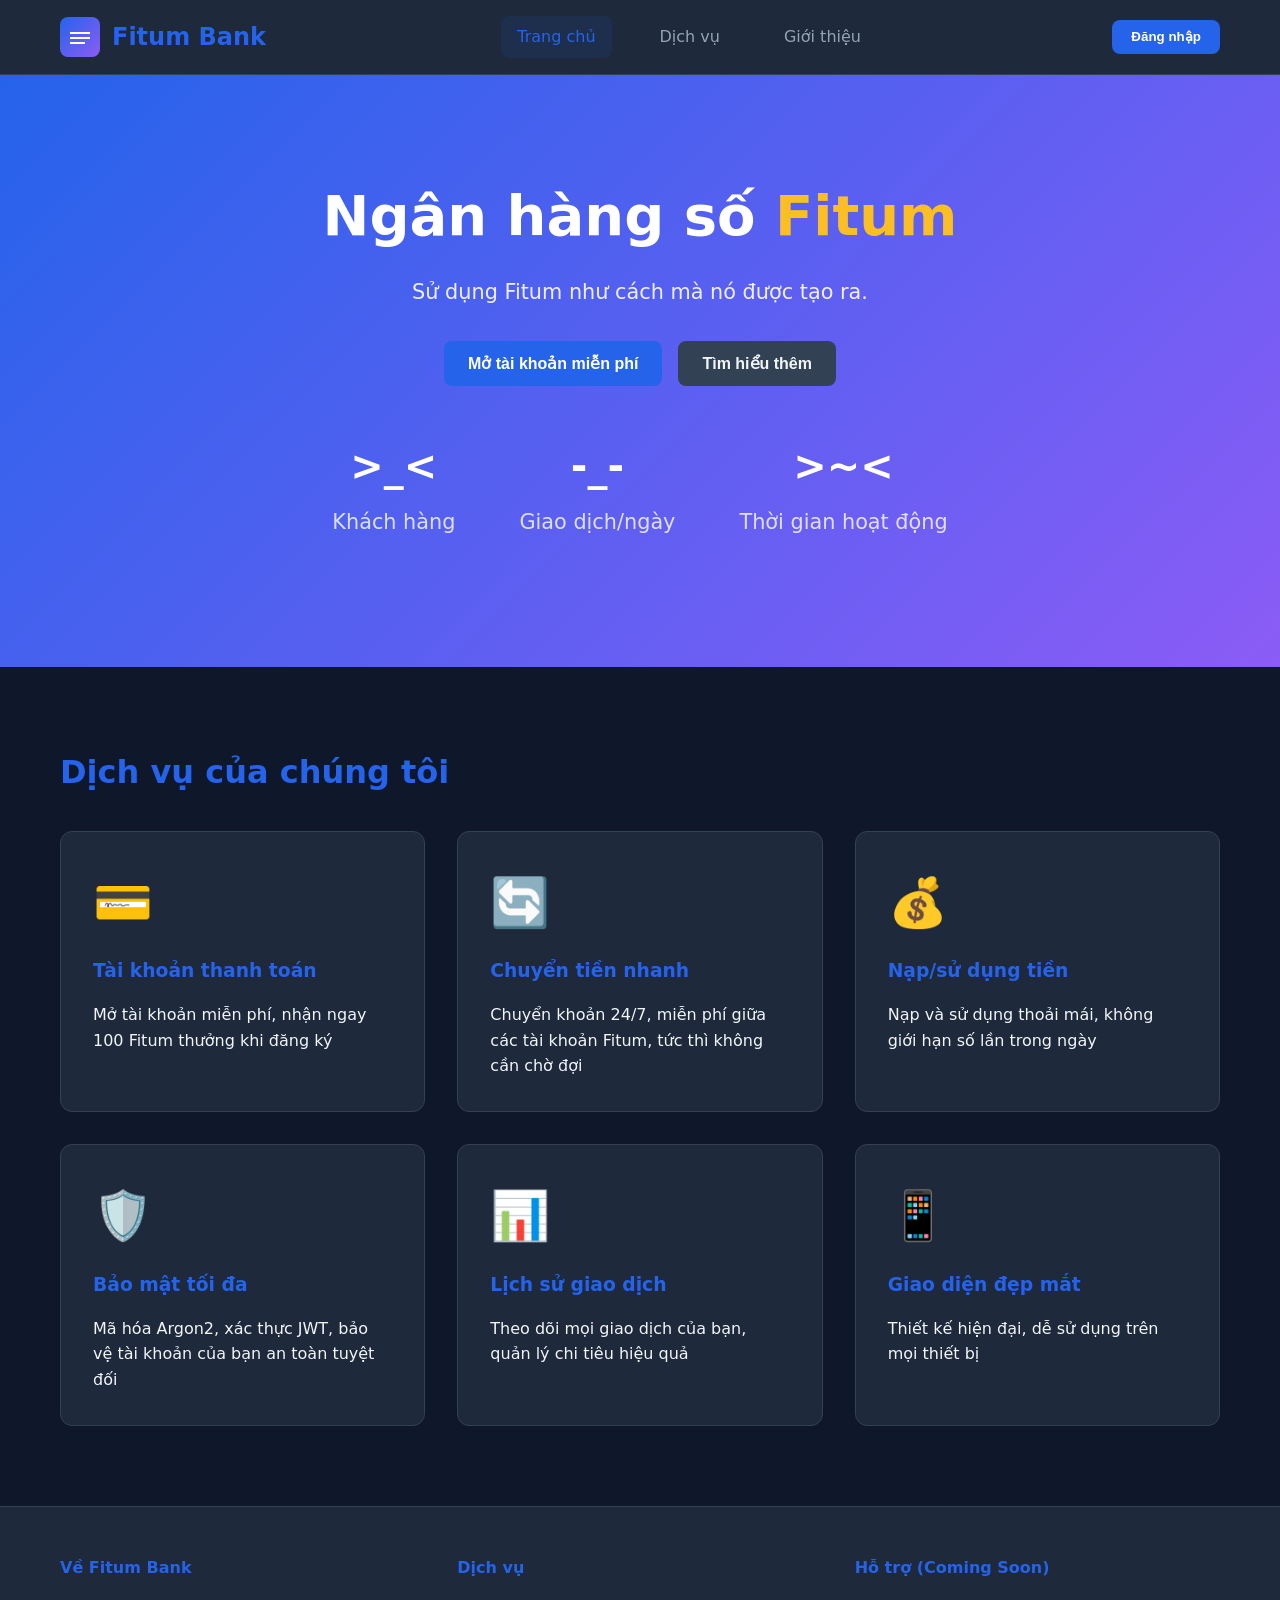
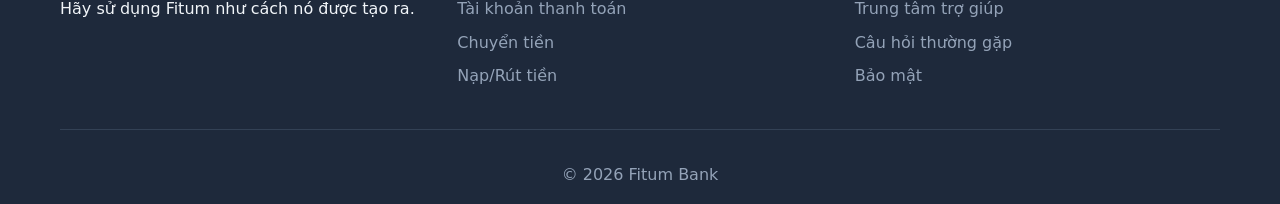
<file: index.html>
<!DOCTYPE html><html lang="vi"><head><meta charset="UTF-8"><meta name="viewport" content="width=device-width,initial-scale=1"><title>Fitum Bank - Ngân hàng trực tuyến</title><link rel="stylesheet" href="app.css"></head><body><header class="header"><div class="container"><div class="nav-wrapper"><div class="logo"><svg width="40" height="40" viewBox="0 0 40 40"><defs><linearGradient id="g" x1="0%" y1="0%" x2="100%" y2="100%"><stop offset="0%" style="stop-color:#2563eb"/><stop offset="100%" style="stop-color:#8b5cf6"/></linearGradient></defs><rect width="40" height="40" rx="8" fill="url(#g)"/><path d="M10 15h20v2H10zM10 20h20v2H10zM10 25h15v2H10z" fill="#fff"/></svg> <span>Fitum Bank</span></div><nav class="nav"><a href="#home" class="nav-link active">Trang chủ</a> <a href="#services" class="nav-link">Dịch vụ</a> <a href="#about" class="nav-link">Giới thiệu</a></nav><button class="btn-login" onclick="showLoginModal()">Đăng nhập</button></div></div></header><section class="hero" id="home"><div class="container"><div class="hero-content"><h1>Ngân hàng số <span style="color: #fbbf24;">Fitum</span></h1><p>Sử dụng Fitum như cách mà nó được tạo ra.</p><div class="hero-buttons"><button class="btn btn-primary" onclick="showRegisterModal()">Mở tài khoản miễn phí</button> <button class="btn btn-secondary" onclick="scrollToSection('services')">Tìm hiểu thêm</button></div><div class="hero-stats"><div class="stat"><h3>&gt;_&lt;</h3><p>Khách hàng</p></div><div class="stat"><h3>-_-</h3><p>Giao dịch/ngày</p></div><div class="stat"><h3>&gt;~&lt;</h3><p>Thời gian hoạt động</p></div></div></div></div></section><section class="services" id="services"><div class="container"><h2 class="section-title">Dịch vụ của chúng tôi</h2><div class="services-grid"><div class="service-card"><div class="service-icon">💳</div><h3>Tài khoản thanh toán</h3><p>Mở tài khoản miễn phí, nhận ngay 100 Fitum thưởng khi đăng ký</p></div><div class="service-card"><div class="service-icon">🔄</div><h3>Chuyển tiền nhanh</h3><p>Chuyển khoản 24/7, miễn phí giữa các tài khoản Fitum, tức thì không cần chờ đợi</p></div><div class="service-card"><div class="service-icon">💰</div><h3>Nạp/sử dụng tiền</h3><p>Nạp và sử dụng thoải mái, không giới hạn số lần trong ngày</p></div><div class="service-card"><div class="service-icon">🛡️</div><h3>Bảo mật tối đa</h3><p>Mã hóa Argon2, xác thực JWT, bảo vệ tài khoản của bạn an toàn tuyệt đối</p></div><div class="service-card"><div class="service-icon">📊</div><h3>Lịch sử giao dịch</h3><p>Theo dõi mọi giao dịch của bạn, quản lý chi tiêu hiệu quả</p></div><div class="service-card"><div class="service-icon">📱</div><h3>Giao diện đẹp mắt</h3><p>Thiết kế hiện đại, dễ sử dụng trên mọi thiết bị</p></div></div></div></section><footer class="footer"><div class="container"><div class="footer-content"><div class="footer-col"><h4>Về Fitum Bank</h4><p>Hãy sử dụng Fitum như cách nó được tạo ra.</p></div><div class="footer-col"><h4>Dịch vụ</h4><a href="#services">Tài khoản thanh toán</a> <a href="#services">Chuyển tiền</a> <a href="#services">Nạp/Rút tiền</a></div><div class="footer-col"><h4>Hỗ trợ (Coming Soon)</h4><a href="#">Trung tâm trợ giúp</a> <a href="#">Câu hỏi thường gặp</a> <a href="#">Bảo mật</a></div></div><div class="footer-bottom"><p>&copy; 2026 Fitum Bank</p></div></div></footer><div id="loginModal" class="modal"><div class="modal-content"><span class="close" onclick="closeModal('loginModal')">&times;</span><h2>Đăng nhập</h2><form id="loginForm"><div class="form-group"><label>Tên đăng nhập</label> <input type="text" id="loginUsername" required></div><div class="form-group"><label>Mật khẩu</label> <input type="password" id="loginPassword" required></div><button type="submit" class="btn btn-primary btn-full">Đăng nhập</button><p style="text-align: center; margin-top: 1rem; color: var(--text-secondary);">Chưa có tài khoản? <a href="#" onclick="switchToRegister()" style="color: var(--primary); font-weight: 600;">Đăng ký ngay</a></p></form></div></div><div id="registerModal" class="modal"><div class="modal-content"><span class="close" onclick="closeModal('registerModal')">&times;</span><h2>Đăng ký tài khoản</h2><form id="registerForm"><div class="form-group"><label>Họ và tên</label> <input type="text" id="regFullname" required></div><div class="form-group"><label>Tên đăng nhập</label> <input type="text" id="regUsername" required></div><div class="form-group"><label>Email</label> <input type="email" id="regEmail" required></div><div class="form-group"><label>Mật khẩu</label> <input type="password" id="regPassword" required></div><button type="submit" class="btn btn-primary btn-full">Đăng ký</button><p style="text-align: center; margin-top: 1rem; color: var(--text-secondary);">Đã có tài khoản? <a href="#" onclick="switchToLogin()" style="color: var(--primary); font-weight: 600;">Đăng nhập</a></p></form></div></div><script src="app.js"></script></body></html>
</file>
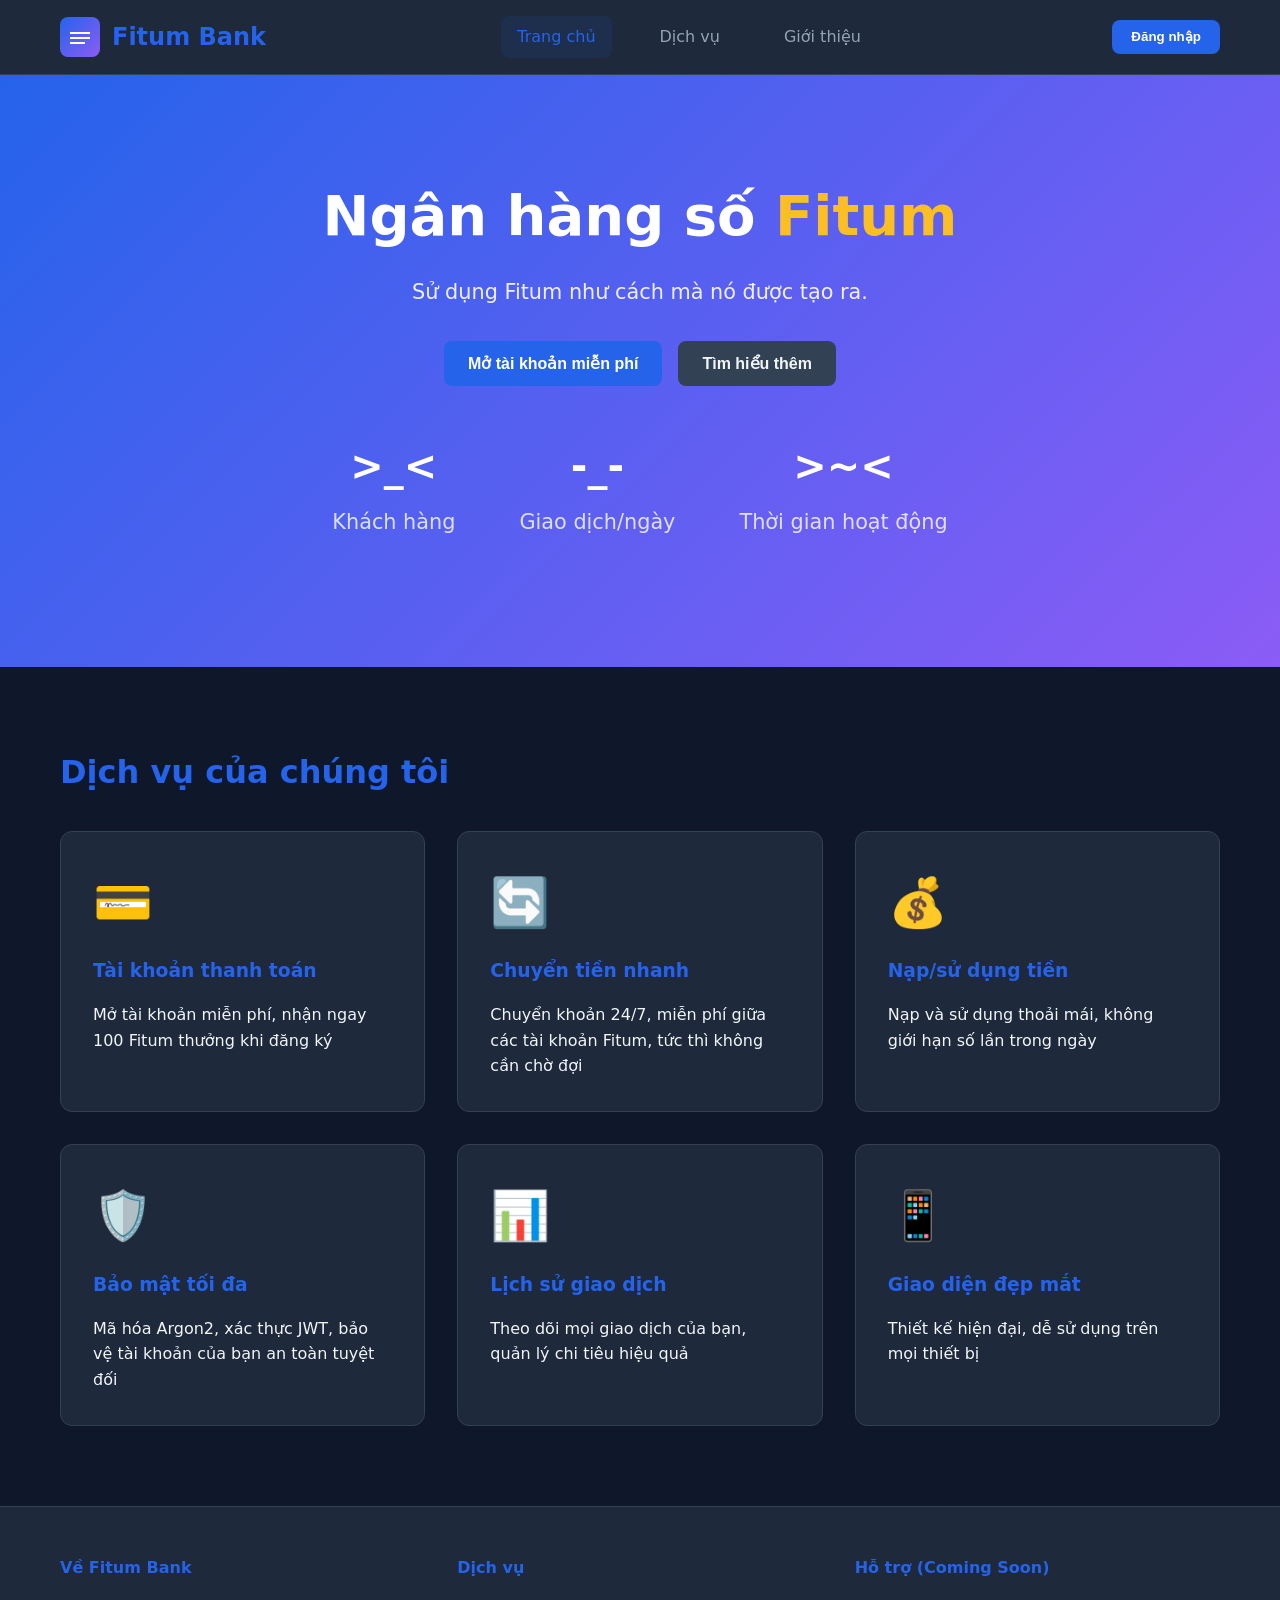
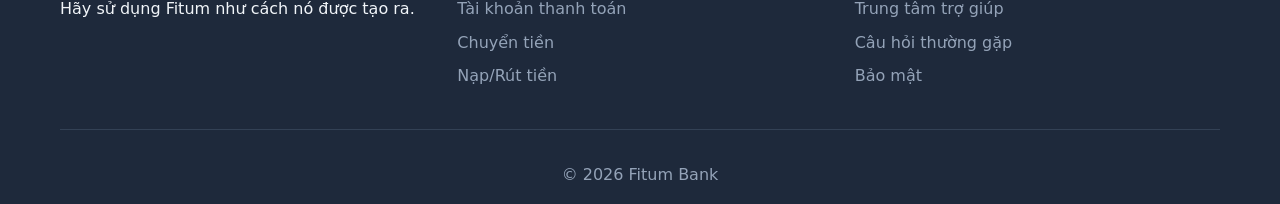
<file: dashboard.html>
<!DOCTYPE html><html lang="vi"><head><meta charset="UTF-8"><meta name="viewport" content="width=device-width,initial-scale=1"><title>Dashboard - Fitum Bank</title><link rel="stylesheet" href="app.css"></head><body><header class="header"><div class="container"><div class="nav-wrapper"><div class="logo"><svg viewBox="0 0 40 40"><defs><linearGradient id="g" x1="0%" y1="0%" x2="100%" y2="100%"><stop offset="0%" style="stop-color:#2563eb"/><stop offset="100%" style="stop-color:#8b5cf6"/></linearGradient></defs><rect width="40" height="40" rx="8" fill="url(#g)"/><path d="M10 15h20v2H10zM10 20h20v2H10zM10 25h15v2H10z" fill="#fff"/></svg> <span>Fitum Bank</span></div><nav class="nav"><a href="#overview" class="nav-link active">Tổng quan</a> <a href="#transactions" class="nav-link">Giao dịch</a> <a href="#transfer" class="nav-link">Chuyển tiền</a> <a href="#profile" class="nav-link">Hồ sơ</a></nav><div class="user-menu"><span id="userNameDisplay">Loading...</span> <button class="btn-logout" onclick="logout()">Đăng xuất</button></div></div></div></header><main class="dashboard-main"><div class="container"><section id="overview" class="dashboard-section"><div class="welcome-banner"><h1>👋 Xin chào, <span id="welcomeName">User</span>!</h1><p>Chào mừng bạn trở lại với Fitum Bank</p></div><div class="stats-grid"><div class="stat-card"><div class="stat-icon income">📈</div><div class="stat-info"><h4>Tổng thu</h4><p id="totalIncome">0 Fitum</p></div></div><div class="stat-card"><div class="stat-icon expense">📉</div><div class="stat-info"><h4>Tổng chi</h4><p id="totalExpense">0 Fitum</p></div></div><div class="stat-card"><div class="stat-icon total">💰</div><div class="stat-info"><h4>Giao dịch</h4><p id="totalTransactions">0</p></div></div></div><div class="dashboard-grid"><div class="dashboard-card balance-card"><div class="card-header"><h3>Số dư tài khoản</h3><span class="card-icon">💎</span></div><div class="balance-amount" id="mainBalance">Đang tải...</div><div class="account-number">STK: <span id="accountNumber">---</span></div><button class="btn btn-primary" onclick="scrollToSection('transfer')" style="margin-top: 1rem; position: relative; z-index: 1;">Chuyển tiền ngay</button></div><div class="dashboard-card"><h3>Thao tác nhanh</h3><div class="quick-actions"><button class="action-btn" onclick="scrollToSection('transfer')"><span class="action-icon">💸</span><span>Chuyển tiền</span></button> <button class="action-btn" onclick="scrollToSection('transactions')"><span class="action-icon">📊</span><span>Lịch sử</span></button></div></div><div class="dashboard-card full-width"><h3>🕐 Giao dịch gần đây</h3><div id="recentTransactions" class="transaction-list">Đang tải...</div></div></div></section><section id="transactions" class="dashboard-section" style="display: none;"><h2 class="section-title">📋 Lịch sử giao dịch</h2><div class="dashboard-card"><div id="allTransactions" class="transaction-list">Đang tải...</div></div></section><section id="transfer" class="dashboard-section" style="display: none;"><h2 class="section-title">💸 Chuyển tiền</h2><div class="dashboard-card" style="max-width: 600px; margin: 0 auto;"><form id="transferForm"><div class="form-group"><label>Số tài khoản người nhận</label> <input type="text" id="recipientAccount" placeholder="FTM1234567890" required></div><div class="form-group"><label>Số tiền (Fitum)</label> <input type="number" id="transferAmount" placeholder="100000" min="1" required></div><div class="form-group"><label>Nội dung chuyển khoản</label> <input type="text" id="transferNote" placeholder="Chuyển tiền cho bạn" required></div><div class="transfer-info"><p>💰 Số dư hiện tại: <strong id="currentBalance">0 Fitum</strong></p></div><button type="submit" class="btn btn-primary btn-full">Xác nhận chuyển tiền</button></form></div></section><section id="profile" class="dashboard-section" style="display: none;"><h2 class="section-title">👤 Thông tin cá nhân</h2><div class="dashboard-card" style="max-width: 600px; margin: 0 auto;"><div class="profile-info"><div class="profile-avatar"><span id="avatarInitial">U</span></div><div class="profile-details"><div class="profile-item"><label>Họ và tên</label><p id="profileName">---</p></div><div class="profile-item"><label>Tên đăng nhập</label><p id="profileUsername">---</p></div><div class="profile-item"><label>Email</label><p id="profileEmail">---</p></div><div class="profile-item"><label>Số tài khoản</label><p id="profileAccount">---</p></div><div class="profile-item"><label>Ngày tạo tài khoản</label><p id="profileCreated">---</p></div></div></div></div></section></div></main><script src="app.js"></script></body></html>
</file>
<file: app.css>
*{box-sizing:border-box;margin:0;padding:0}:root{--primary:#2563eb;--primary-dark:#1e40af;--secondary:#8b5cf6;--success:#10b981;--danger:#ef4444;--warning:#f59e0b;--bg-main:#0f172a;--bg-card:#1e293b;--bg-light:#334155;--text-primary:#f1f5f9;--text-secondary:#94a3b8;--border:#334155}body{background:var(--bg-main);color:var(--text-primary);font-family:Segoe UI,system-ui,sans-serif;line-height:1.6}.container{margin:0 auto;max-width:1200px;padding:0 20px}.header{background:var(--bg-card);border-bottom:1px solid var(--border);padding:1rem 0;position:sticky;top:0;z-index:100}.nav-wrapper{justify-content:space-between}.logo,.nav-wrapper{align-items:center;display:flex}.logo{color:var(--primary);font-size:1.5rem;font-weight:700;gap:12px}.logo svg{height:40px;width:40px}.nav{display:flex;gap:2rem}.nav-link{border-radius:8px;color:var(--text-secondary);cursor:pointer;font-weight:500;padding:.5rem 1rem;text-decoration:none;transition:all .3s}.nav-link.active,.nav-link:hover{background:var(--bg-light);color:var(--text-primary)}.nav-link.active{background:rgba(37,99,235,.1);color:var(--primary)}.user-menu{align-items:center;display:flex;gap:1rem}.btn-login,.btn-logout{background:var(--primary);border:none;border-radius:8px;color:#fff;cursor:pointer;font-weight:600;padding:.6rem 1.2rem;transition:all .3s}.btn-logout{background:var(--danger)}.btn-login:hover{background:var(--primary-dark)}.btn-logout:hover{background:#dc2626;transform:translateY(-2px)}.hero{background:linear-gradient(135deg,var(--primary) 0,var(--secondary) 100%);color:#fff;padding:6rem 0;text-align:center}.hero h1{font-size:3.5rem;margin-bottom:1rem}.hero p{font-size:1.3rem;margin-bottom:2rem;opacity:.9}.hero-buttons{gap:1rem;margin-bottom:3rem}.hero-buttons,.hero-stats{display:flex;justify-content:center}.hero-stats{gap:4rem;margin-top:3rem}.stat h3{font-size:2.5rem;margin-bottom:.5rem}.stat p{opacity:.8}.services{padding:5rem 0}.services-grid{display:grid;gap:2rem;grid-template-columns:repeat(auto-fit,minmax(300px,1fr))}.service-card{background:var(--bg-card);border:1px solid var(--border);border-radius:12px;padding:2rem;transition:transform .3s}.service-card:hover{box-shadow:0 10px 20px rgba(0,0,0,.3);transform:translateY(-5px)}.service-icon{font-size:3rem;margin-bottom:1rem}.service-card h3{color:var(--primary);margin-bottom:1rem}.dashboard-main{min-height:calc(100vh - 80px);padding:2rem 0}.welcome-banner{background:linear-gradient(135deg,var(--primary),var(--secondary));border-radius:16px;box-shadow:0 10px 40px rgba(0,0,0,.3);margin-bottom:2rem;padding:2.5rem}.welcome-banner h1{font-size:2.5rem;margin-bottom:.5rem}.dashboard-grid,.stats-grid{display:grid;gap:1.5rem;grid-template-columns:repeat(auto-fit,minmax(300px,1fr));margin-bottom:2rem}.dashboard-card,.stat-card{background:var(--bg-card);border:1px solid var(--border);border-radius:16px;box-shadow:0 4px 6px rgba(0,0,0,.2);padding:2rem;transition:all .3s}.dashboard-card:hover{box-shadow:0 10px 20px rgba(0,0,0,.4);transform:translateY(-5px)}.dashboard-card.full-width{grid-column:1/-1}.balance-card{background:linear-gradient(135deg,#667eea,#764ba2);border:none;overflow:hidden;position:relative}.balance-card:before{animation:pulse 4s ease-in-out infinite;background:radial-gradient(circle,hsla(0,0%,100%,.1) 0,transparent 70%);content:"";height:200%;position:absolute;right:-50%;top:-50%;width:200%}@keyframes pulse{0%,to{transform:scale(1)}50%{transform:scale(1.1)}}.card-header{align-items:center;display:flex;justify-content:space-between;margin-bottom:1.5rem;position:relative;z-index:1}.card-icon{filter:drop-shadow(0 4px 6px rgba(0,0,0,.3));font-size:2.5rem}.balance-amount{font-size:3rem;font-weight:700;margin:1rem 0;position:relative;text-shadow:0 2px 4px rgba(0,0,0,.2);z-index:1}.account-number{opacity:.9;position:relative;z-index:1}.stat-card{border-radius:12px;gap:1rem;padding:1.5rem}.stat-card,.stat-icon{align-items:center;display:flex}.stat-icon{border-radius:10px;font-size:1.5rem;height:50px;justify-content:center;width:50px}.stat-icon.income{background:rgba(16,185,129,.2);color:var(--success)}.stat-icon.expense{background:rgba(239,68,68,.2);color:var(--danger)}.stat-icon.total{background:rgba(37,99,235,.2);color:var(--primary)}.stat-info h4{color:var(--text-secondary);font-size:.9rem;font-weight:500}.stat-info p{font-size:1.5rem;font-weight:700;margin-top:.25rem}.quick-actions{display:grid;gap:1rem;grid-template-columns:repeat(2,1fr);margin-top:1.5rem}.action-btn{align-items:center;background:var(--bg-light);border:1px solid var(--border);border-radius:12px;color:var(--text-primary);cursor:pointer;display:flex;flex-direction:column;gap:.5rem;padding:1.5rem;transition:all .3s}.action-btn:hover{background:var(--primary);border-color:var(--primary);box-shadow:0 8px 16px rgba(37,99,235,.3);transform:translateY(-3px)}.action-icon{font-size:2rem}.transaction-item{align-items:center;border-bottom:1px solid var(--border);display:flex;justify-content:space-between;padding:1rem;transition:all .2s}.transaction-item:hover{background:var(--bg-light);border-radius:8px}.transaction-item:last-child{border-bottom:none}.transaction-info{align-items:center;display:flex;flex:1;gap:1rem}.transaction-icon{align-items:center;border-radius:10px;display:flex;font-size:1.2rem;height:40px;justify-content:center;width:40px}.transaction-icon.income{background:rgba(16,185,129,.2);color:var(--success)}.transaction-icon.expense{background:rgba(239,68,68,.2);color:var(--danger)}.transaction-description{font-weight:500;margin-bottom:.25rem}.transaction-date{color:var(--text-secondary);font-size:.85rem}.transaction-amount{font-size:1.2rem;font-weight:600}.transaction-amount.positive{color:var(--success)}.transaction-amount.negative{color:var(--danger)}.btn{border:none;border-radius:8px;cursor:pointer;font-size:1rem;font-weight:600;padding:.8rem 1.5rem;transition:all .3s}.btn-primary{background:var(--primary);color:#fff}.btn-primary:hover{background:var(--primary-dark);box-shadow:0 8px 16px rgba(37,99,235,.3);transform:translateY(-2px)}.btn-secondary{background:var(--bg-light);color:var(--text-primary)}.btn-secondary:hover{background:var(--bg-card)}.btn-full,.modal{width:100%}.modal{backdrop-filter:blur(5px);background:rgba(0,0,0,.7);display:none;height:100%;left:0;position:fixed;top:0;z-index:1000}.modal.active{align-items:center;display:flex;justify-content:center}.modal-content{background:var(--bg-card);border:1px solid var(--border);border-radius:16px;box-shadow:0 20px 60px rgba(0,0,0,.5);max-width:500px;padding:2.5rem;width:90%}.close{color:var(--text-secondary);cursor:pointer;float:right;font-size:2rem;transition:all .3s}.close:hover{color:var(--danger)}.modal-content h2{color:var(--primary)}.form-group,.modal-content h2{margin-bottom:1.5rem}.form-group label{color:var(--text-secondary);display:block;font-weight:500;margin-bottom:.5rem}.form-group input{background:var(--bg-main);border:1px solid var(--border);border-radius:8px;color:var(--text-primary);font-size:1rem;padding:.8rem;transition:all .3s;width:100%}.form-group input:focus{border-color:var(--primary);box-shadow:0 0 0 3px rgba(37,99,235,.1);outline:none}.transfer-info{background:var(--bg-main);border-left:3px solid var(--primary);border-radius:8px;margin:1rem 0;padding:1rem}.profile-info{text-align:center}.profile-avatar{align-items:center;background:linear-gradient(135deg,var(--primary),var(--secondary));border-radius:50%;box-shadow:0 10px 30px rgba(37,99,235,.3);color:#fff;display:flex;font-size:3rem;font-weight:700;height:120px;justify-content:center;margin:0 auto 2rem;width:120px}.profile-details{text-align:left}.profile-item{background:var(--bg-main);border-left:3px solid var(--primary);border-radius:8px;margin-bottom:1.5rem;padding:1rem}.profile-item label{color:var(--text-secondary);display:block;font-size:.9rem;margin-bottom:.25rem}.profile-item p{font-size:1.1rem;font-weight:500}.footer{background:var(--bg-card);border-top:1px solid var(--border);color:var(--text-primary);padding:3rem 0 1rem}.footer-content{display:grid;gap:2rem;grid-template-columns:repeat(auto-fit,minmax(200px,1fr));margin-bottom:2rem}.footer-col h4{color:var(--primary);margin-bottom:1rem}.footer-col a{color:var(--text-secondary);display:block;margin-bottom:.5rem;text-decoration:none}.footer-col a:hover{color:var(--text-primary)}.footer-bottom{border-top:1px solid var(--border);color:var(--text-secondary);padding-top:2rem;text-align:center}.section-title{color:var(--primary);font-size:2rem;margin-bottom:2rem}.dashboard-section{animation:fadeIn .5s ease-in}@keyframes fadeIn{0%{opacity:0;transform:translateY(20px)}to{opacity:1;transform:translateY(0)}}@media (max-width:768px){.nav{display:none}.dashboard-grid,.quick-actions,.stats-grid{grid-template-columns:1fr}.balance-amount{font-size:2rem}.welcome-banner h1{font-size:1.8rem}.hero h1{font-size:2rem}.hero-stats{gap:2rem}.hero-buttons,.hero-stats{flex-direction:column}}
</file>
